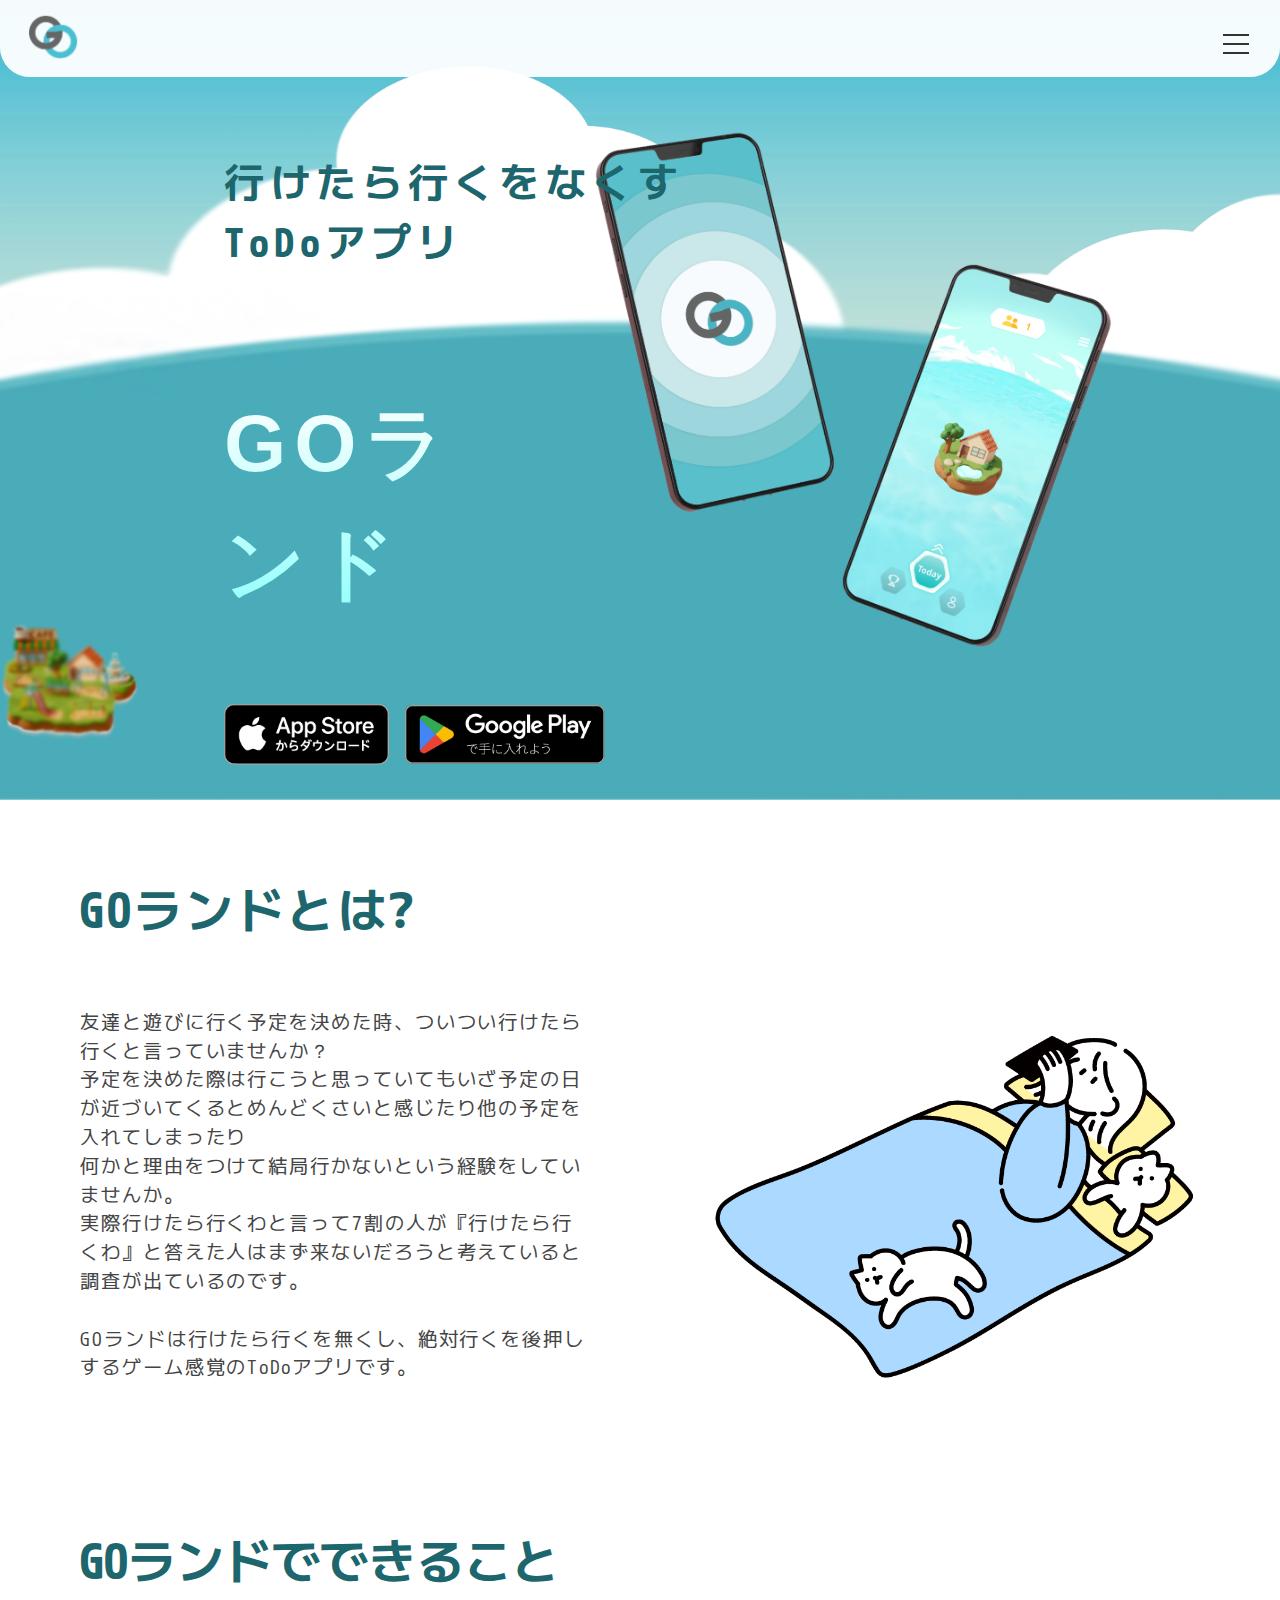
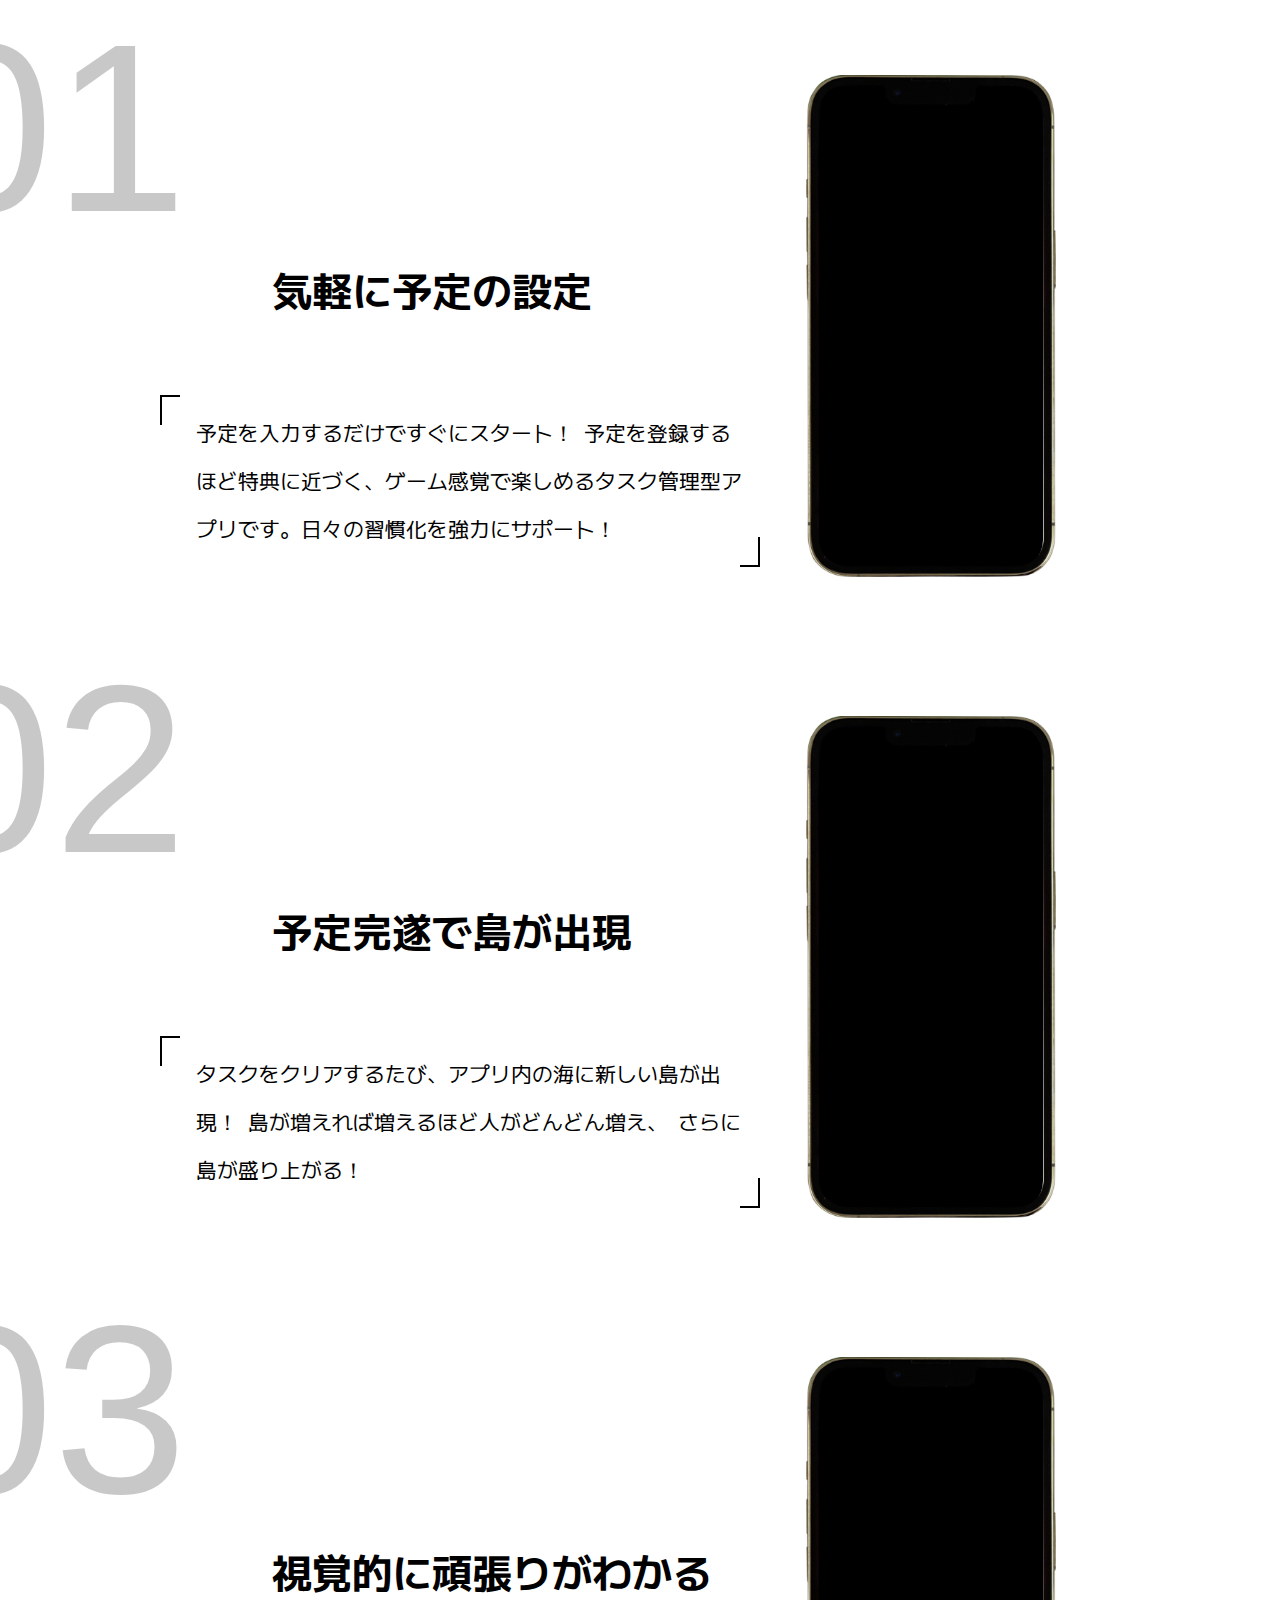
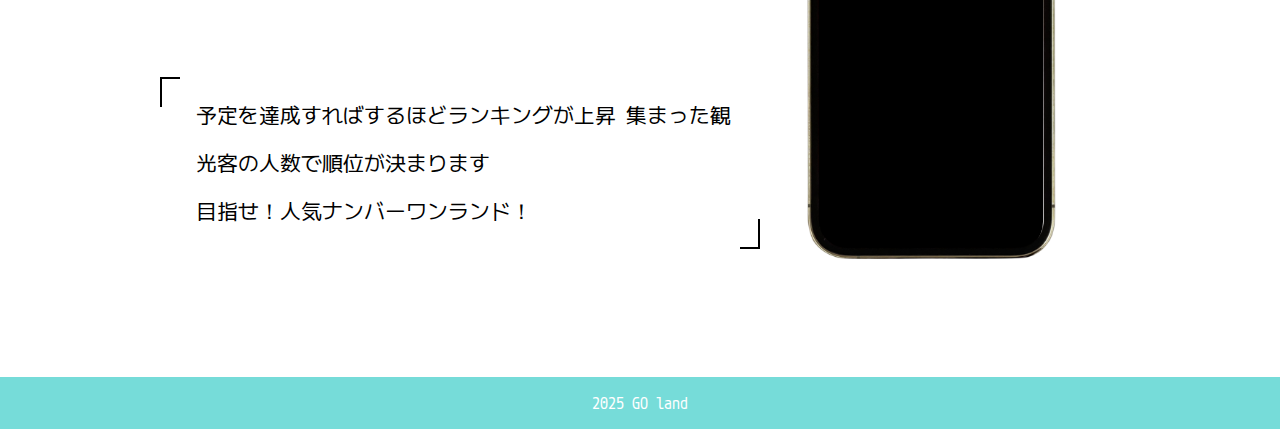
<file: index.html>
<!DOCTYPE html>
<html lang="ja">
<head>
    <meta charset="UTF-8">
    <meta name="viewport" content="width=device-width, initial-scale=1.0">
    <link rel="stylesheet" href="css/style.css">
    <link rel="icon" href="img/favicon.ico" type="image/x-icon">
    <link rel="preconnect" href="https://fonts.googleapis.com">
    <link rel="preconnect" href="https://fonts.gstatic.com" crossorigin>
    <link href="https://fonts.googleapis.com/css2?family=Kaisei+HarunoUmi&family=Klee+One&family=M+PLUS+2:wght@100..900&family=Zen+Maru+Gothic&display=swap" rel="stylesheet">
    <link rel="preconnect" href="https://fonts.googleapis.com">
    <link rel="preconnect" href="https://fonts.gstatic.com" crossorigin>
    <link href="https://fonts.googleapis.com/css2?family=M+PLUS+1+Code:wght@100..700&display=swap" rel="stylesheet">
    <title>GO land</title>
    <title>GO land</title>
</head>
<body>
    <div id="top">
    <div class="header">
        <header class="page-header wrapper">
            <h1><a href="index.html"><img class="logo" src="img/go.png" alt=""></a></h1>
        </header>
    <button class="hamburger-overlay" aria-label="メニュー" aria-controls="overlay-menu" aria-expanded="false">
    <span class="hamburger-overlay__line"></span>
    <span class="hamburger-overlay__line"></span>
    <span class="hamburger-overlay__line"></span>
    </button>
    <nav id="overlay-menu" class="nav-overlay" aria-hidden="true">
        <div class="nav-overlay__content">
            <ul class="nav-overlay__list">
                <li class="nav-overlay__item"><a href="#top" class="nav-overlay__link">ホーム</a></li>
                <li class="nav-overlay__item"><a href="#about" class="nav-overlay__link">GOランドとは？</a></li>
                <li class="nav-overlay__item"><a href="#can" class="nav-overlay__link">GOランドでできること</a></li>
                <li class="nav-overlay__item"><a href="contact.html" class="nav-overlay__link">お問い合わせ</a></li>
            </ul>
        </div>
    </nav>
    </div>
    <div class="home">
    <h2>行けたら行くをなくす <br>ToDoアプリ</h2>
    <img class="main" src="img/main_sumaho2.png" alt="">
    <h1>GOランド</h1>
    <div class="store-badges">
        <a href="#"><img class="apple" src="img/app.png" alt=""></a>
        <a href="#"><img class="google" src="img/gooleplay.png" alt=""></a>
    </div>
    </div>
        <section id="about">
        <h2>GOランドとは?</h2>
        <p class="ab">友達と遊びに行く予定を決めた時、ついつい行けたら行くと言っていませんか？ <br>
            予定を決めた際は行こうと思っていてもいざ予定の日が近づいてくるとめんどくさいと感じたり他の予定を入れてしまったり <br>何かと理由をつけて結局行かないという経験をしていませんか。 <br>
            実際行けたら行くわと言って7割の人が『行けたら行くわ』と答えた人はまず来ないだろうと考えていると調査が出ているのです。 <br> <br>
            GOランドは行けたら行くを無くし、絶対行くを後押しするゲーム感覚のToDoアプリです。</p>
            <img class="neko" src="img/16.png" alt="">
        </section>
    <section id="can">
        <h1>GOランドでできること</h1>
    <div class="01">
        <h2 class="nanber">01</h2>
        <h3>気軽に予定の設定</h3>
        <div class="phone-container">
            <div class="phone-screen">
                <img src="img/anime-05.png" alt="画面1" class="slide">
                <img src="img/anime-06.png" alt="画面2" class="slide">
                <img src="img/anime-08.png" alt="画面4" class="slide">
            </div>
        <div class="phone-frame">
            <img src="img/smaho.png" alt="スマホ枠">
        </div></div>
        <div class="box1">
            <p>予定を入力するだけですぐにスタート！
                予定を登録するほど特典に近づく、ゲーム感覚で楽しめるタスク管理型アプリです。日々の習慣化を強力にサポート！
            </p>
        </div>
    </div>
    <div class="02">
        <h2 class="nanber">02</h2>
        <h3>予定完遂で島が出現</h3>
        <div class="phone-container">
            <div class="phone-screen">
                <img src="img/anime1.png" alt="画面1" class="slide">
                <img src="img/anime-12.png" alt="画面2" class="slide">
                <img src="img/anime2.png" alt="画面3" class="slide">
            </div>
        <div class="phone-frame">
            <img src="img/smaho.png" alt="スマホ枠">
        </div>
    </div>
        <div class="box1">
            <p>タスクをクリアするたび、アプリ内の海に新しい島が出現！
                島が増えれば増えるほど人がどんどん増え、
                さらに島が盛り上がる！
            </p>
        </div>
    </div>
    <div class="03">
        <h2 class="nanber">03</h2>
        <h3>視覚的に頑張りがわかる</h3>
        <div class="phone-container">
            <div class="phone-screen">
                <img src="img/anime2.png" alt="画面1" class="slide">
                <img src="img/anime3.png" alt="画面2" class="slide">
                <img src="img/anime-09.png" alt="画面3" class="slide">
            </div>
        <div class="phone-frame">
            <img src="img/smaho.png" alt="スマホ枠">
        </div></div>
        <div class="box1">
            <p>予定を達成すればするほどランキングが上昇  
                集まった観光客の人数で順位が決まります <br>
                目指せ！人気ナンバーワンランド！
            </p>
        </div>
    </div>
    </section>
    <footer><p>2025  GO land</p></footer>
    <p id="pagetop"><a href="#container"><img src="img/up.png"alt="ページトップボタン"></a></p>
    <script src="js/overlay-script.js"></script>
    <script type="text/javascript" src="http://ajax.googleapis.com/ajax/libs/jquery/1.9.1/jquery.min.js"></script>
    <script src="js/pagetop.js"></script>
</body>
</html>
</file>
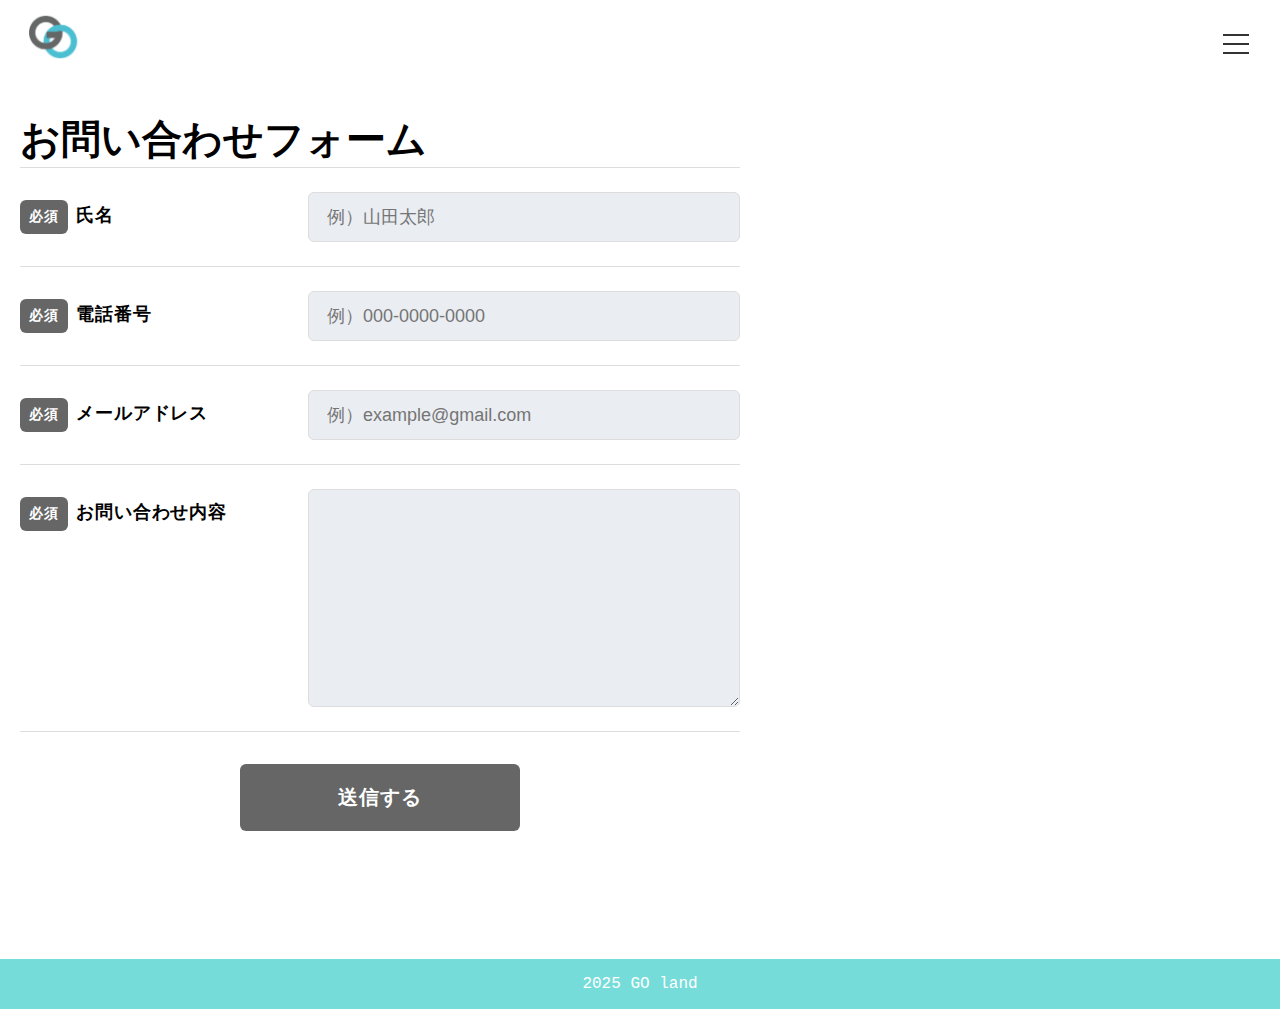
<file: contact.html>
<!DOCTYPE html>
<html lang="en">
<head>
    <meta charset="UTF-8">
    <meta name="viewport" content="width=device-width, initial-scale=1.0">
    <link rel="stylesheet" href="css/style.css">
    <link rel="icon" href="img/favicon.ico" type="image/x-icon">
    <link rel="preconnect" href="https://fonts.googleapis.com">
    <link rel="preconnect" href="https://fonts.gstatic.com" crossorigin>
    <link href="https://fonts.googleapis.com/css2?family=Kaisei+HarunoUmi&family=Klee+One&family=M+PLUS+2:wght@100..900&family=Zen+Maru+Gothic&display=swap" rel="stylesheet">
    <title>お問い合わせ</title>
</head>
<body>
    <div class="header">
        <header class="page-header wrapper">
            <h1><a href="index.html"><img class="logo" src="img/go.png" alt=""></a></h1>
        </header>
    <button class="hamburger-overlay" aria-label="メニュー" aria-controls="overlay-menu" aria-expanded="false">
    <span class="hamburger-overlay__line"></span>
    <span class="hamburger-overlay__line"></span>
    <span class="hamburger-overlay__line"></span>
    </button>
    <nav id="overlay-menu" class="nav-overlay" aria-hidden="true">
        <div class="nav-overlay__content">
            <ul class="nav-overlay__list">
                <li class="nav-overlay__item"><a href="index.html" class="nav-overlay__link">ホーム</a></li>
                <li class="nav-overlay__item"><a href="index.html" class="nav-overlay__link">GOランドとは？</a></li>
                <li class="nav-overlay__item"><a href="index.html" class="nav-overlay__link">GOランドでできること</a></li>
                <li class="nav-overlay__item"><a href="contact.html" class="nav-overlay__link">お問い合わせ</a></li>
            </ul>
        </div>
    </nav>
    </div>
<div class="Form">
    <h2>お問い合わせフォーム</h2>
<div class="Form-Item">
    <p class="Form-Item-Label"><span class="Form-Item-Label-Required">必須</span>氏名</p>
    <input type="text" class="Form-Item-Input" placeholder="例）山田太郎">
    </div>
<div class="Form-Item">
    <p class="Form-Item-Label"><span class="Form-Item-Label-Required">必須</span>電話番号</p>
    <input type="text" class="Form-Item-Input" placeholder="例）000-0000-0000">
    </div>
<div class="Form-Item">
    <p class="Form-Item-Label"><span class="Form-Item-Label-Required">必須</span>メールアドレス</p>
    <input type="email" class="Form-Item-Input" placeholder="例）example@gmail.com">
</div>
<div class="Form-Item">
    <p class="Form-Item-Label isMsg"><span class="Form-Item-Label-Required">必須</span>お問い合わせ内容</p>
    <textarea class="Form-Item-Textarea"></textarea>
</div>
    <input type="submit" class="Form-Btn" value="送信する">
</div>
    <footer><p>2025  GO land</p></footer>
    <script src="js/overlay-script.js"></script>
</body>
</html>
</file>
<file: css/style.css>
* {
    margin: 0;
    padding: 0;
    border: 0;
    list-style: none;
}
a {
    text-decoration: none;
}
img {
    max-width: 100%;
    
}
body {
    font-family: "M PLUS 1 Code", monospace;
    background-color: #FFF;
}
.logo {
    width: 50px;
    position: fixed;
    top: 0;
    left: 1rem;
    margin-top: 12px;
    margin-left: 12px;
    z-index: 1100;
}
nav{
    width: 100%;
    height: 70px;
    position: relative;
}

/* ハンバーガーボタン */
.hamburger-overlay {
    position: fixed;
    top: 20px;
    right: 20px;
    z-index: 100002;
    width: 48px;
    height: 48px;
    border: none;
    background: transparent;
    cursor: pointer;
}

.hamburger-overlay__line {
    position: absolute;
    left: 11px;
    width: 26px;
    height: 2px;
    background-color: #333;
    transition: all .6s;
}

.hamburger-overlay__line:nth-of-type(1) { top: 14px; }
.hamburger-overlay__line:nth-of-type(2) { top: 23px; }
.hamburger-overlay__line:nth-of-type(3) { top: 32px; }

.hamburger-overlay.active .hamburger-overlay__line {
    background-color: #fff;
}

.hamburger-overlay.active .hamburger-overlay__line:nth-of-type(1) {
    transform: translateY(9px) rotate(-45deg);
}
.hamburger-overlay.active .hamburger-overlay__line:nth-of-type(2) {
    opacity: 0;
}
.hamburger-overlay.active .hamburger-overlay__line:nth-of-type(3) {
    transform: translateY(-9px) rotate(45deg);
}

.nav-overlay {
    position: fixed;
    top: 0;
    left: 0;
    width: 100%;
    height: 100vh;
    background-color: rgba(0, 0, 0, 0.484);
    visibility: hidden;
    opacity: 0;
    transition: all .6s;
    z-index: 100000;
    pointer-events: none; 
}

.nav-overlay.active {
    visibility: visible;
    opacity: 1;
    pointer-events: auto;
}

body[style*="overflow: hidden"] .phone-container,
body[style*="overflow: hidden"] .phone-frame,
body[style*="overflow: hidden"] .phone-screen,
body[style*="overflow: hidden"] .slide {
    pointer-events: none !important;
}
body[style*="overflow: hidden"] .slide {
    animation-play-state: paused !important;
}
body.overlay-open .phone-container,
body.overlay-open .phone-frame,
body.overlay-open .phone-screen,
body.overlay-open .slide {
    pointer-events: none !important;
    animation-play-state: paused !important;
    opacity: 0.6 !important;
    transform: none !important;
}
body.overlay-open .phone-container {
    z-index: 0 !important;
}

.nav-overlay__content {
    position: absolute;
    top: 50%;
    left: 50%;
    transform: translate(-50%, -50%);
    width: 100%;
    text-align: center;
    z-index: 100001;
    pointer-events: auto;
}

.nav-overlay__list {
    margin: 0;
    padding: 0;
    list-style: none;
}

.nav-overlay__item {
    opacity: 0;
    transform: translateY(20px);
    transition: all .6s;
}

.nav-overlay.active .nav-overlay__item {
        opacity: 1;
        transform: translateY(0);
}

.nav-overlay.active .nav-overlay__item:nth-child(1) { transition-delay: 0.1s; }
.nav-overlay.active .nav-overlay__item:nth-child(2) { transition-delay: 0.2s; }
.nav-overlay.active .nav-overlay__item:nth-child(3) { transition-delay: 0.3s; }
.nav-overlay.active .nav-overlay__item:nth-child(4) { transition-delay: 0.4s; }

.nav-overlay__link {
    display: inline-block;
    padding: 20px;
    color: #fff;
    font-size: 24px;
    text-decoration: none;
    transition: color .3s;
    pointer-events: auto; /* ensure links are interactive */
    cursor: pointer;
}

.nav-overlay__link:hover {
    color: #06ddf1 !important; /* force hover color when stacking contexts are complex */
}

/* ヘッダー内容 */
.header, header {
    background-color: rgba(255, 255, 255, 0.769);
    border-radius: 0 0 30px 30px;
    padding: 2.4rem 0;
    position: fixed;
    top: 0;
    left: 0;
    width: 100%;
    z-index: 1;
}
.home h2 {
    margin-top: 7rem;
    margin-left: 14rem;
    font-size: 2.5rem;
    line-height: 1.5;
    letter-spacing: 0.1em;
    color: #1D666D;
    letter-spacing: 6px;
}
.home h1 {
    margin-top: 7rem;
    margin-left: 14rem;
    font-size: 5rem;
    font-family: "Zen Kaku Gothic Antique", sans-serif;
    font-weight: 800;
    font-style: normal;
    line-height: 1.5;
    letter-spacing: 0.1em;
    background-image: linear-gradient(to bottom, #FFF, #8ffffb); 
    -webkit-background-clip: text;
    background-clip: text;
    color: transparent;
}
.home {
    background-image: url(../img/bk3.png);
    width: 100%;
    height: 760px;
    margin-bottom: 20px;
    background-repeat: no-repeat;
    background-size: cover;
    background-position: center top;
    padding-top: 40px;
}
.main {
    width: 700px;
    height: auto;
    float: right;
    margin-right: 5rem;
    margin-top: -10rem;
    display: block;
    object-fit: contain;
}
/* storeの横並び */
.store-badges {
    display: flex;
    gap: 1rem;
    align-items: center;
    margin-left: 14rem;
    margin-top: 5rem;
}
.store-badges .apple {
    width: 165px;
}
.store-badges .google {
    width: 200px;
}
/* about */
#about h2 {
    font-size: 3rem;
    margin-left: 5rem;
    margin-top: 5rem;
    text-align:left;
    color: #1D666D;
    letter-spacing: 3px;
}
.ab {
    width: 40%;
    aspect-ratio: 1 / 1;
    display: flex;
    text-align: left;
    margin-left: 5rem;
    font-size: 1.2rem;
    color: #444444;
    line-height: 1.5;
    letter-spacing: 0.1em;
    align-items: center;
}

.neko {
    width: 600px;
    float: right;
    margin-right: 20px;
    margin-bottom: 20px;
    border-radius: 20px;
    margin-top: -34rem;
}
#can h1 {
    font-size: 3rem;
    margin-left: 5rem;
    margin-top: 5rem;
    text-align:left;
    color: #1D666D;
}
.nanber {
    font-family: "BBH Sans Hegarty", sans-serif;;
    font-weight: 400;
    font-style: normal;
    font-size: 15rem;
    color: rgba(51, 51, 51, 0.271);
    margin-left: -5rem;
    z-index: -5;
}
#can h3 {
    text-align: left;
    margin-left: 17rem;
    font-size: 2.5rem;
    margin-bottom: 5rem;
}
/* スマホアニメーション */
.phone-container {
    position: relative; 
    width: 250px;       
    height: 500px;      
    margin: 50px auto;  
    display: block;
    max-width: none;
    background-repeat: no-repeat;
    background-position: center top;
    float: right;
    margin-left: 1rem; 
    margin-right: 14rem; 
    margin-top: -20rem;
}

.phone-frame {
    position: absolute; 
    top: 0;
    left: 0;
    width: 100%;
    height: 100%;
    z-index: 10;          
    pointer-events: none; 
}

.phone-frame img {
    width: 100%;
    height: auto;
    display: block;
}

.phone-screen {
    position: absolute; 
    z-index: 1;         
    top: 5px;
    left: 12px;
    width: 225px;
    height: 490px;
    background-color: #000; 
    overflow: hidden; 
    border-radius: 30px;
}

.slide {
    position: absolute; 
    top: 0;
    left: 0;
    width: 100%;
    height: 100%;
    object-fit: cover;  
    opacity: 0;         
    animation: fade 9s infinite; 
}

.slide:nth-child(1) {
    animation-delay: 0s;
}
.slide:nth-child(2) {
    animation-delay: 3s;
}
.slide:nth-child(3) {
    animation-delay: 6s;
}

/* ---  アニメーションの動き --- */
@keyframes fade {
    0% { opacity: 0; }
    10% { opacity: 1; }  
    33% { opacity: 1; }  
    43% { opacity: 0; }  
    100% { opacity: 0; }
}


.box1{
    position: relative;
    overflow: visible;
    padding:0.25em 1em;
    margin: 3rem 1.5rem;
    margin-left: 10rem;
    margin-bottom: 4rem;
    line-height: 3rem;
    max-width: 600px;
    box-sizing: border-box;
}
.box1:before,
.box1:after {
    content: '';
    width: 20px;
    height: 30px;
    position: absolute;
    display: block;
    box-sizing: border-box;
    pointer-events: none;
}
.box1:before {
    border-left: solid 2px #000000;
    border-top: solid 2px #000000;
    top: 0;
    left: 0;
}
.box1:after {
    border-right: solid 2px #000000;
    border-bottom: solid 2px #000000;
    bottom: 0;
    right: 0;
}
.box1 p {
    margin: 10px 0 10px 20px; 
    padding: 0;
    font-size: 1.3rem;
}
#pagetop {
    position: fixed;
    bottom: 50px;
    right: 30px;
}
footer {
    background-color: #76dcd9;
    padding: 1rem;
    margin-top: 8rem; 
    clear: both; 
}
footer p {
    text-align: center;
    color: white;
    font-size: 1rem;
}
#pagetop {
    width: 60px;
    height: 60px;
}
@media screen and  (min-width: 768px) anc {
    .header {
        display: flex;
        flex-direction: column;
    }
    .home h2 {
        margin-top: 5rem;
        margin-left: 0;
        text-align: center;
        font-size: 2.2rem;
    }
    .home h1 {
        margin-top: -1rem;
        margin-left: 0;
        text-align: center;
        font-size: 3rem;
    }
    .main {
        height: 350px;
        text-align: center;
        transform: none;
        float: none;
        margin: 1.5rem auto 0;
        display: block;
        width: 80%;
        max-width: 420px;
    }
    .store-badges {
        display: flex;
        gap: 1rem;
        align-items: center;
        justify-content: center; 
        margin-top: 2rem;
        margin-left: 0;
    }
    .store-badges .apple {
        width: 145px;
    }
    .store-badges .google {
        width: 170px;
    }
    .ab {
    margin: -13rem 0rem 0rem 2rem; 
    padding: 0 1rem;
    font-size: 1rem;
    aspect-ratio: none;
    width: 60%;
    aspect-ratio: none;
    display: flex;
    text-align: left;
    margin-left: 5rem;
    line-height: 1.5;
    letter-spacing: 0.1em;
    align-items: center;
    }
    /* スマホアニメーションのレスポンシブ調整 */
    .phone-container {
        width: 200px; 
        height: 400px;
        float: none;
        margin: 2rem auto; 
        max-width: 90%;
    }
    .phone-screen {
        top: 6px;
        left: 11px;
        width: calc(100% - 22px);
        height: calc(100% - 10px);
        border-radius: 24px;
    }
    .phone-frame img {
        width: 100%;
        height: auto;
        display: block;
    }
    #about h2 {
        font-size: 1.5rem;
        margin-left: 2rem;
        writing-mode: vertical-rl;
        text-orientation: upright;
    }
    .neko {
    width: 100%;
    height: auto;
    max-width: 420px;
    float: none;
    margin: 1rem auto 2rem; 
    display: block;
    border-radius: 12px;
    }
    #can h1 {
        margin-top: 10rem;
        margin-left: auto;
        text-align: center;
        font-size: 2rem;
    }
    #can h3 {
        text-align: center;
        font-size: 2rem;
        margin-top: -10rem;
        margin-left: auto;
    }
    .box1{
    padding: 2rem;
    margin: 1rem;
    max-width: 720px;
    }
    .box1 p {
        margin: 5px 0; 
        padding: 0;
        font-size: 15px;
        line-height: 2rem;
    }
    .box1:before {
    top: 1rem;
    left: 1rem;
    }
    .box1:after {
    bottom: 1rem;
    right: 1rem;
}
    #pagetop {
        width: 50px;
        height: 50px;
    }
}


/* お問い合わせフォーム */
.Form {
    margin-top: 7rem;
    margin-left: 20px;
    margin-right: 20px;
    max-width: 720px;
    align-items: center;
}
.Form h2 {
    font-size: 2.5rem;
}
@media screen and (max-width: 480px) {
    .Form {
    margin-top: 40px;
    }
}
.Form-Item {
    border-top: 1px solid #ddd;
    padding-top: 24px;
    padding-bottom: 24px;
    width: 100%;
    display: flex;
    align-items: center;
}
@media screen and (max-width: 480px) {
    .Form-Item {
    padding-left: 14px;
    padding-right: 14px;
    padding-top: 16px;
    padding-bottom: 16px;
    flex-wrap: wrap;
    }
}
.Form-Item:nth-child(5) {
    border-bottom: 1px solid #ddd;
}
.Form-Item-Label {
    width: 100%;
    max-width: 248px;
    letter-spacing: 0.05em;
    font-weight: bold;
    font-size: 18px;
}
@media screen and (max-width: 480px) {
    .Form-Item-Label {
    max-width: inherit;
    display: flex;
    align-items: center;
    font-size: 15px;
    }
}
.Form-Item-Label.isMsg {
    margin-top: 8px;
    margin-bottom: auto;
}
@media screen and (max-width: 480px) {
    .Form-Item-Label.isMsg {
    margin-top: 0;
    }
}
.Form-Item-Label-Required {
    border-radius: 6px;
    margin-right: 8px;
    padding-top: 8px;
    padding-bottom: 8px;
    width: 48px;
    display: inline-block;
    text-align: center;
    background: #666666;
    color: #fff;
    font-size: 14px;
}
@media screen and (max-width: 480px) {
    .Form-Item-Label-Required {
    border-radius: 4px;
    padding-top: 4px;
    padding-bottom: 4px;
    width: 32px;
    font-size: 10px;
    }
}
.Form-Item-Input {
    border: 1px solid #ddd;
    border-radius: 6px;
    margin-left: 40px;
    padding-left: 1em;
    padding-right: 1em;
    height: 48px;
    flex: 1;
    width: 100%;
    max-width: 410px;
    background: #eaedf2;
    font-size: 18px;
}
@media screen and (max-width: 480px) {
    .Form-Item-Input {
    margin-left: 0;
    margin-top: 18px;
    height: 40px;
    flex: inherit;
    font-size: 15px;
    }
}
.Form-Item-Textarea {
    border: 1px solid #ddd;
    border-radius: 6px;
    margin-left: 40px;
    padding-left: 1em;
    padding-right: 1em;
    height: 216px;
    flex: 1;
    width: 100%;
    max-width: 410px;
    background: #eaedf2;
    font-size: 18px;
}
@media screen and (max-width: 480px) {
    .Form-Item-Textarea {
    margin-top: 18px;
    margin-left: 0;
    height: 200px;
    flex: inherit;
    font-size: 15px;
    }
}
.Form-Btn {
    border-radius: 6px;
    margin-top: 32px;
    margin-left: auto;
    margin-right: auto;
    margin-bottom: 32px;
    padding-top: 20px;
    padding-bottom: 20px;
    width: 280px;
    display: block;
    letter-spacing: 0.05em;
    background: #666666;
    color: #fff;
    font-weight: bold;
    font-size: 20px;
    transition:  .3s cubic-bezier(0.5, 1,0.89, 1);
}
.Form-Btn:hover {
    background: #fff;
    color: #666666;
    transform: scale(1.1);
}
@media screen and (max-width: 480px) {
    .Form-Btn {
    margin-top: 24px;
    padding-top: 8px;
    padding-bottom: 8px;
    width: 160px;
    font-size: 16px;
    }
}
</file>
